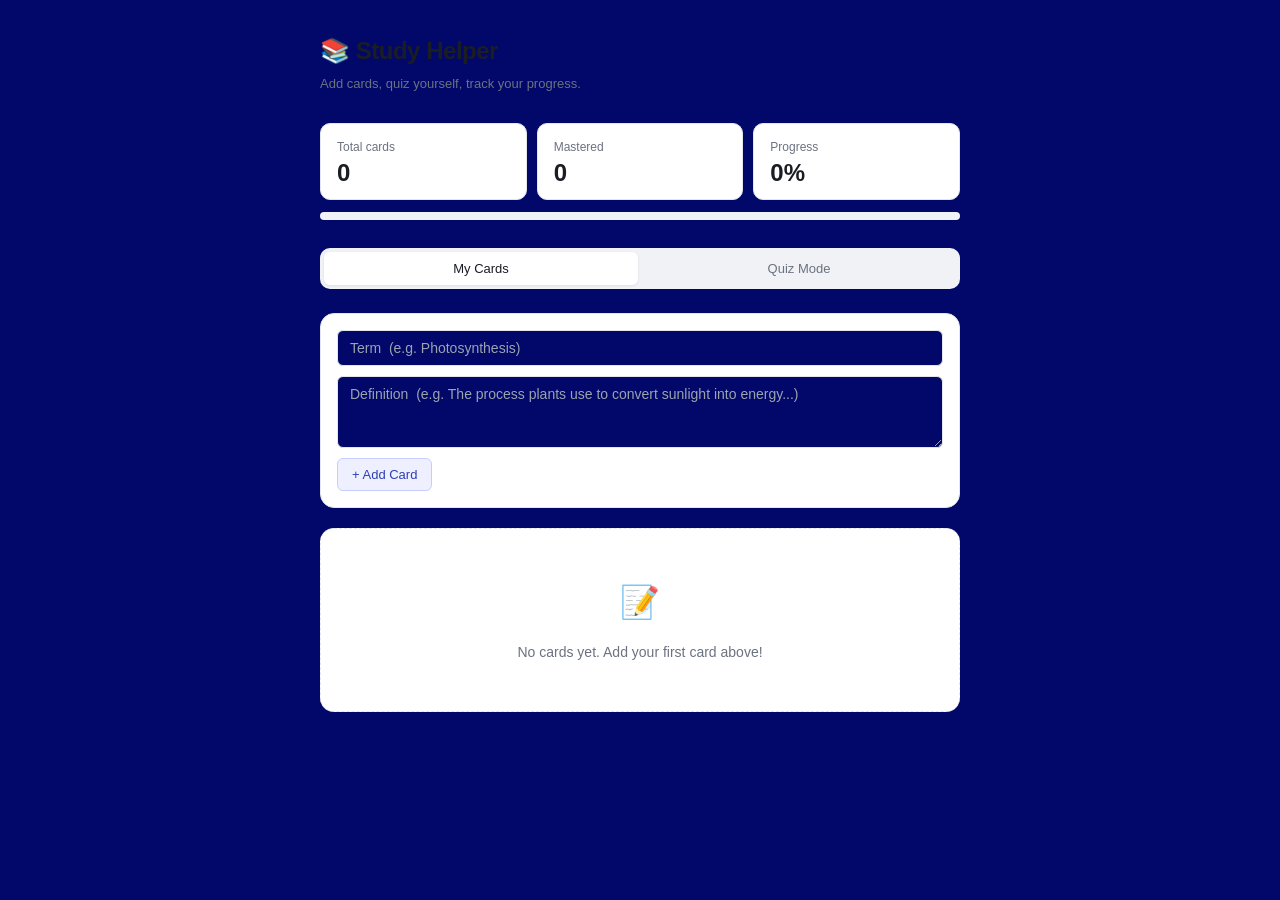
<file: TICKETS/TICKET-16/index.html>
<!-- @format -->

<!doctype html>
<html lang="en">
  <head>
    <meta charset="UTF-8" />
    <meta name="viewport" content="width=device-width, initial-scale=1.0" />
    <title>Study Helper — TICKET-16</title>
    <link rel="stylesheet" href="styles.css" />
  </head>
  <body>
    <div class="app">
      <div class="header">
        <h1>📚 Study Helper</h1>
        <p>Add cards, quiz yourself, track your progress.</p>
      </div>

      <div class="stats-row">
        <div class="stat">
          <div class="stat-label">Total cards</div>
          <div class="stat-value" id="stat-total">0</div>
        </div>
        <div class="stat">
          <div class="stat-label">Mastered</div>
          <div class="stat-value" id="stat-mastered">0</div>
        </div>
        <div class="stat">
          <div class="stat-label">Progress</div>
          <div class="stat-value" id="stat-pct">0%</div>
        </div>
      </div>

      <div class="progress-wrap">
        <div class="progress-fill" id="progress-fill" style="width: 0%"></div>
      </div>

      <div class="tabs">
        <button class="tab active" id="tab-cards" onclick="switchTab('cards')">
          My Cards
        </button>
        <button class="tab" id="tab-quiz" onclick="switchTab('quiz')">
          Quiz Mode
        </button>
      </div>

      <!-- CARDS PANEL -->
      <div class="panel active" id="panel-cards">
        <div class="add-form">
          <input
            id="input-term"
            type="text"
            placeholder="Term  (e.g. Photosynthesis)"
            maxlength="200" />
          <textarea
            id="input-def"
            placeholder="Definition  (e.g. The process plants use to convert sunlight into energy...)"></textarea>
          <div>
            <button class="btn btn-primary" onclick="addCard()">
              + Add Card
            </button>
          </div>
        </div>
        <div class="card-list" id="card-list"></div>
      </div>

      <!-- QUIZ PANEL -->
      <div class="panel" id="panel-quiz">
        <div id="quiz-content"></div>
      </div>
    </div>

    <script src="script.js"></script>
  </body>
</html>
</file>
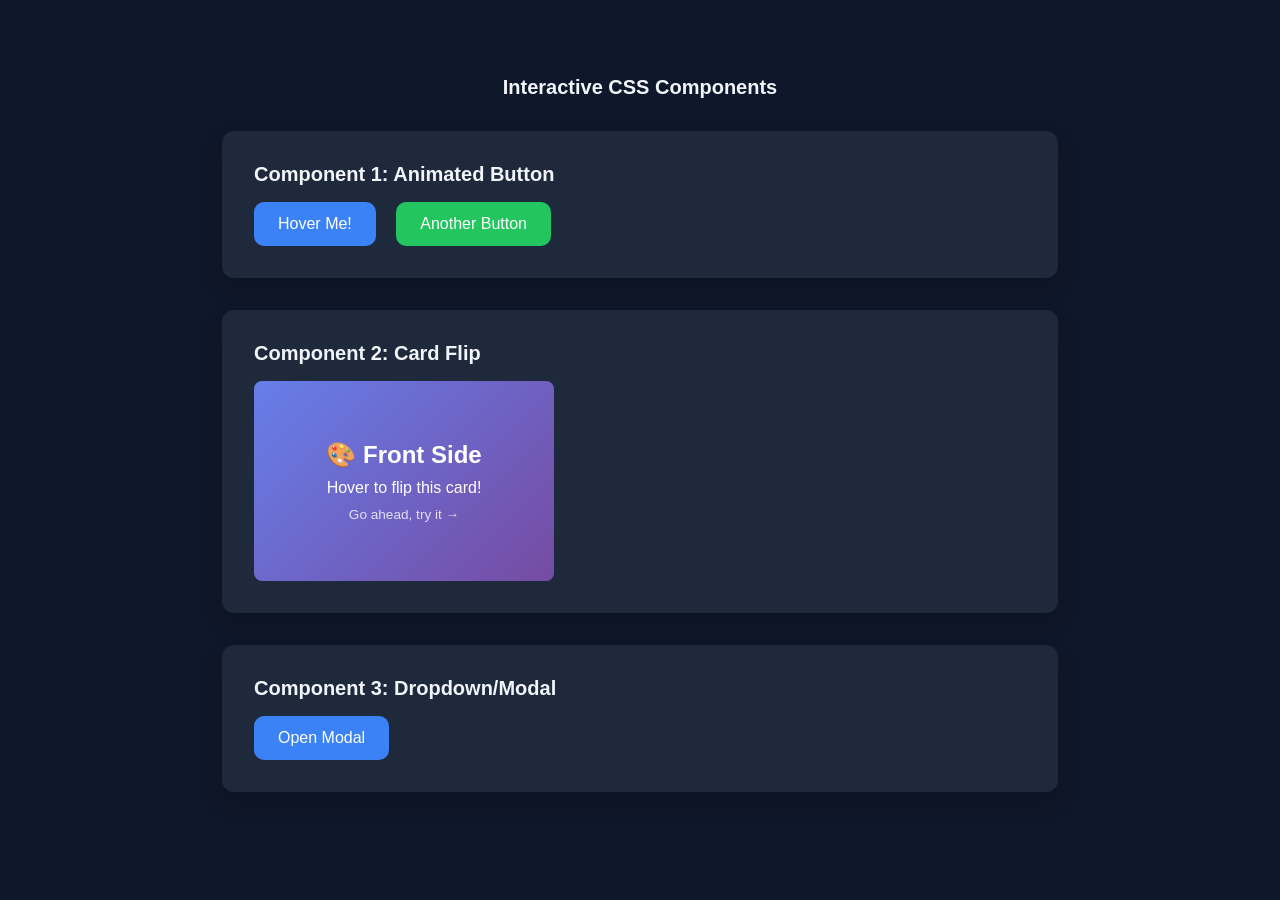
<file: LAB-13/starter-code.html>
<!DOCTYPE html>
<html lang="en">
<head>
  <meta charset="UTF-8">
  <meta name="viewport" content="width=device-width, initial-scale=1.0">
  <title>Lab 13 - Interactive Components</title>
  <link rel="stylesheet" href="starter-styles.css">
</head>
<body>
  <div class="container">
    <h1>Interactive CSS Components</h1>
    
    <!-- Component 1: Animated Button -->
    <section class="component">
      <h2>Component 1: Animated Button</h2>
      <button class="btn">Hover Me!</button>
      <button class="btn btn-secondary">Another Button</button>
    </section>
    
    <!-- Component 2: Card Flip -->
    <section class="component">
      <h2>Component 2: Card Flip</h2>
      <div class="flip-card">
        <div class="flip-card-inner">
          <div class="flip-card-front">
            <h3>🎨 Front Side</h3>
            <p>Hover to flip this card!</p>
            <p class="hint">Go ahead, try it →</p>
          </div>
          <div class="flip-card-back">
            <h3>🎨 Back Side</h3>
            <p>This is the back of the card!</p>
          </div>
        </div>

      </div>
    </section>
    
    <!-- Component 3: Dropdown or Modal -->
    <section class="component">
      <h2>Component 3: Dropdown/Modal</h2>
     <button class="btn btn-primary" onclick="openModal()">Open Modal</button>
      <div class="modal-overlay" id="modal">
        <div class="modal">
          <button class="modal-close" onclick="closeModal()">×</button>
          <h3>Modal Title</h3>
          <p>This modal uses fixed positioning, z-index layering, and a semi-transparent overlay. It slides in with a CSS animation!</p>
          <button class="btn btn-primary" onclick="closeModal()">Got it!</button>
        </div>
      </div>
    </section>
  </div>
  <script>
    function openModal() {
      document.getElementById('modal').classList.add('active');
    }
    
    function closeModal() {
      document.getElementById('modal').classList.remove('active');
    }
    
    // Close modal on overlay click
    document.getElementById('modal').addEventListener('click', function(e) {
      if (e.target === this) {
        closeModal();
      }
    });
    
    // Close modal on ESC key
    document.addEventListener('keydown', function(e) {
      if (e.key === 'Escape') {
        closeModal();
      }
    });
  </script>

  </script> <!-- If using modal -->
</body>
</html>
</file>
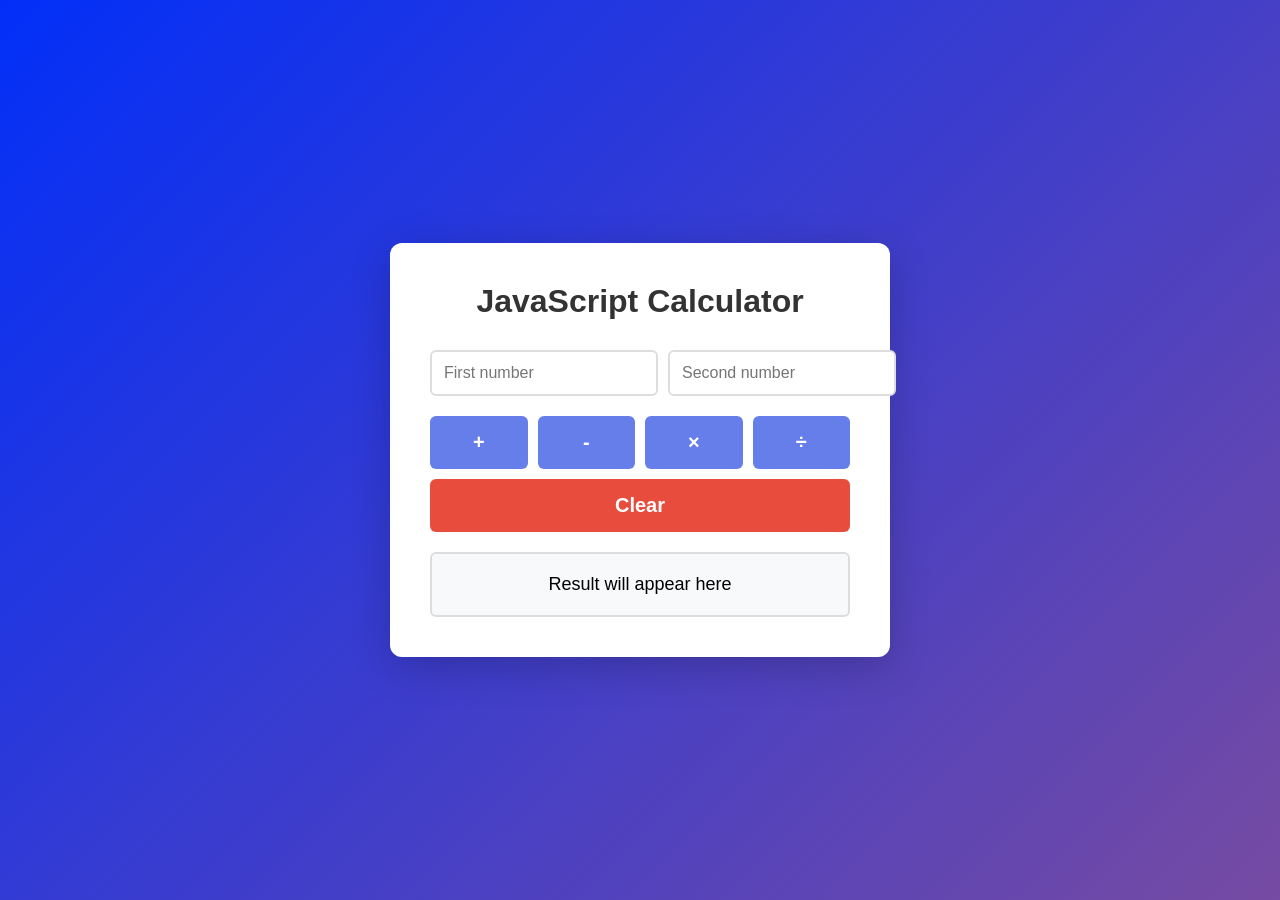
<file: LAB-14/starter-code.html>
<!-- @format -->

<!doctype html>
<html lang="en">
  <head>
    <meta charset="UTF-8" />
    <meta name="viewport" content="width=device-width, initial-scale=1.0" />
    <title>Lab 14 - JavaScript Calculator</title>
    <link rel="stylesheet" href="starter-styles.css" />
    <script src="starter-script.js"></script>
  </head>
  <body>
    <div class="calculator">
      <h1>JavaScript Calculator</h1>

      <div class="inputs">
        <input type="number" id="num1" placeholder="First number" />
        <input type="number" id="num2" placeholder="Second number" />
      </div>

      <div class="buttons">
        <button onclick="calculate('add')">+</button>
        <button onclick="calculate('subtract')">-</button>
        <button onclick="calculate('multiply')">×</button>
        <button onclick="calculate('divide')">÷</button>
        <button onclick="clearCalculator()" class="clear">Clear</button>
      </div>

      <div id="result" class="result">Result will appear here</div>
    </div>

    <script src="starter-script.js"></script>
  </body>
</html>
</file>
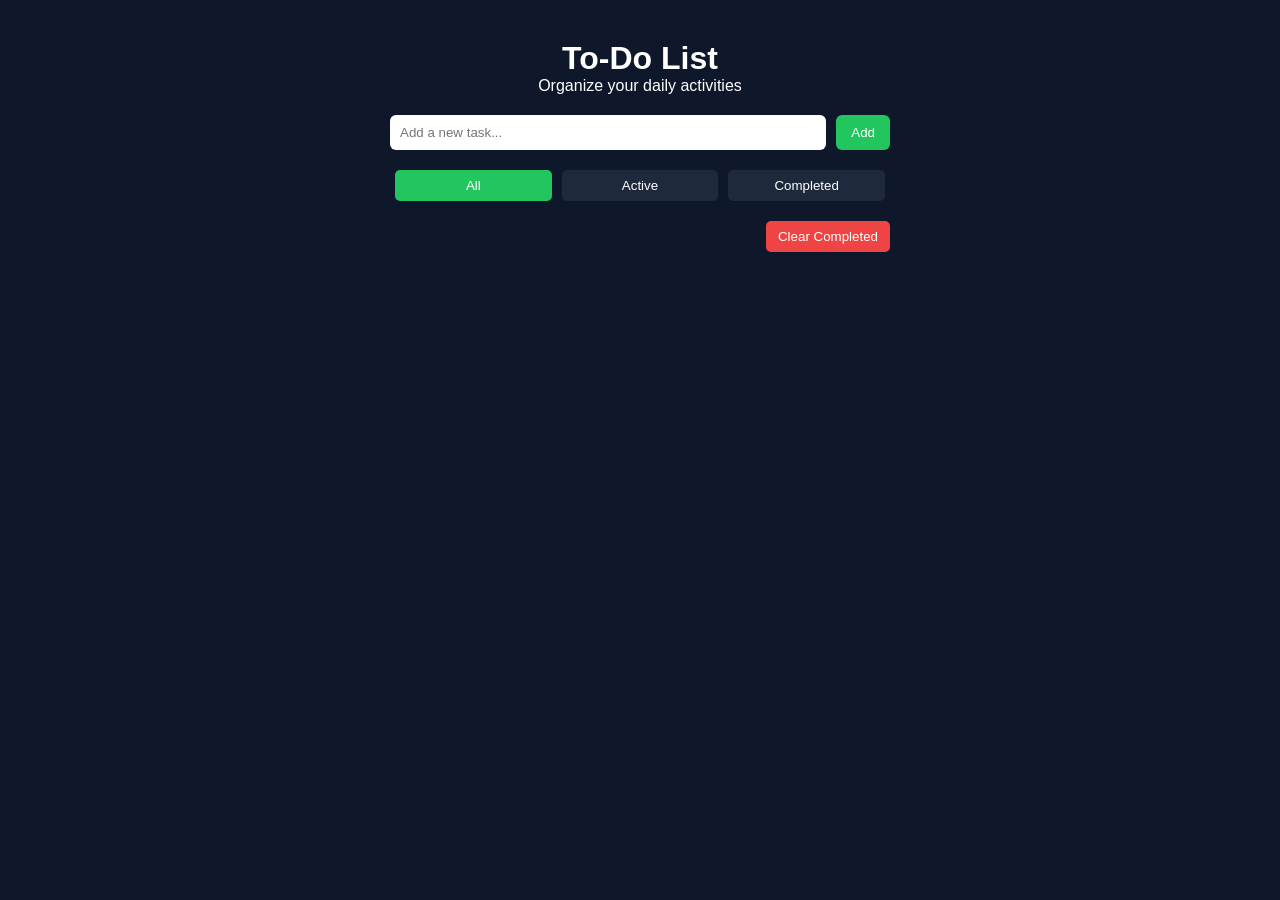
<file: LAB-15/starter-code.html>
<!-- @format -->

<!doctype html>
<html lang="en">
  <head>
    <meta charset="UTF-8" />
    <meta name="viewport" content="width=device-width, initial-scale=1.0" />
    <title>Todo List App</title>
    <link rel="stylesheet" href="starter-styles.css" />
    <script src="starter-script.js" defer></script>
  </head>

  <body>
    <header class="header">
      <h1>To-Do List</h1>
      <p>Organize your daily activities</p>
    </header>

    <main class="app">
      <!-- Add Task -->
      <section class="task-input">
        <input type="text" id="taskInput" placeholder="Add a new task..." />
        <button id="addTaskButton">Add</button>
      </section>

      <!-- Filters -->
      <section class="filters">
        <button data-filter="all" class="active">All</button>
        <button data-filter="active">Active</button>
        <button data-filter="completed">Completed</button>
      </section>

      <!-- Task List -->
      <ul id="taskList"></ul>

      <!-- Actions -->
      <section class="actions">
        <button id="clearCompleted">Clear Completed</button>
      </section>
    </main>
  </body>
</html>
</file>
<file: TICKETS/TICKET-16/styles.css>
/**
 * ================================================================
 *    STYLE.CSS — TICKET-16 Study Helper
 *    ================================================================
 *    TABLE OF CONTENTS
 *    1. CSS Variables (:root)
 *    2. Reset & Base
 *    3. Layout
 *    4. Header
 *    5. Stats Row & Progress Bar
 *    6. Tabs
 *    7. Add Form
 *    8. Buttons
 *    9. Card List
 *    10. Empty State
 *    11. Badge
 *    12. Quiz Mode
 *    ================================================================
 *
 * @format
 */

/* ================================================================
   1. CSS VARIABLES
   ================================================================ */
:root {
  /* Backgrounds */
  --bg: #010869;
  --surface: #ffffff;
  --surface-alt: #f0f2f5;

  /* Borders */
  --border: #e2e5ea;
  --border-focus: #4f63ff;

  /* Text */
  --text: #1a1d23;
  --text-muted: #6b7280;
  --text-hint: #9ca3af;

  /* Brand / Accent */
  --accent: #4f63ff;
  --accent-bg: #eef0ff;
  --accent-text: #2d3db5;
  --accent-border: #c7cdff;

  /* Success / Green */
  --green-bg: #dcfce7;
  --green-text: #14532d;
  --green-border: #a7f3d0;
  --green-bar: #16a34a;

  /* Danger / Red */
  --red-bg: #fee2e2;
  --red-text: #7f1d1d;
  --red-border: #fca5a5;

  /* Warning / Amber */
  --amber-bg: #fef3c7;
  --amber-text: #78350f;
  --amber-border: #fcd34d;

  /* Radius */
  --radius-sm: 6px;
  --radius-md: 10px;
  --radius-lg: 14px;
  --radius-full: 9999px;

  /* Shadows */
  --shadow-sm: 0 1px 3px rgba(0, 0, 0, 0.08);
  --shadow-md: 0 4px 12px rgba(0, 0, 0, 0.1);

  /* Transitions */
  --transition: 150ms ease;
}

/* ================================================================
   2. RESET & BASE
   ================================================================ */
*,
*::before,
*::after {
  box-sizing: border-box;
  margin: 0;
  padding: 0;
}

body {
  font-family: -apple-system, BlinkMacSystemFont, "Segoe UI", sans-serif;
  font-size: 15px;
  line-height: 1.6;
  color: var(--text);
  background: var(--bg);
  min-height: 100vh;
  padding: 2rem 1rem 4rem;
}

/* ================================================================
   3. LAYOUT
   ================================================================ */
.app {
  max-width: 640px;
  margin: 0 auto;
}

.panel {
  display: none;
}

.panel.active {
  display: block;
}

/* ================================================================
   4. HEADER
   ================================================================ */
.header {
  margin-bottom: 1.75rem;
}

.header h1 {
  font-size: 1.5rem;
  font-weight: 700;
  letter-spacing: -0.02em;
  color: var(--text);
  margin-bottom: 4px;
}

.header p {
  font-size: 13px;
  color: var(--text-muted);
}

/* ================================================================
   5. STATS ROW & PROGRESS BAR
   ================================================================ */
.stats-row {
  display: grid;
  grid-template-columns: repeat(3, minmax(0, 1fr));
  gap: 10px;
  margin-bottom: 12px;
}

.stat {
  background: var(--surface);
  border: 1px solid var(--border);
  border-radius: var(--radius-md);
  padding: 14px 16px;
}

.stat-label {
  font-size: 12px;
  color: var(--text-muted);
  margin-bottom: 4px;
}

.stat-value {
  font-size: 24px;
  font-weight: 700;
  color: var(--text);
  line-height: 1;
}

.progress-wrap {
  background: var(--surface-alt);
  border-radius: var(--radius-full);
  height: 8px;
  overflow: hidden;
  margin-bottom: 1.75rem;
}

.progress-fill {
  height: 100%;
  background: var(--green-bar);
  border-radius: var(--radius-full);
  transition: width 400ms ease;
  min-width: 0;
}

/* ================================================================
   6. TABS
   ================================================================ */
.tabs {
  display: flex;
  gap: 4px;
  background: var(--surface-alt);
  border-radius: var(--radius-md);
  padding: 4px;
  margin-bottom: 1.5rem;
}

.tab {
  flex: 1;
  padding: 9px;
  border: none;
  border-radius: var(--radius-sm);
  background: transparent;
  font-size: 13px;
  font-weight: 500;
  color: var(--text-muted);
  cursor: pointer;
  transition: all var(--transition);
}

.tab.active {
  background: var(--surface);
  color: var(--text);
  box-shadow: var(--shadow-sm);
}

/* ================================================================
   7. ADD FORM
   ================================================================ */
.add-form {
  background: var(--surface);
  border: 1px solid var(--border);
  border-radius: var(--radius-lg);
  padding: 1rem;
  margin-bottom: 1.25rem;
  display: flex;
  flex-direction: column;
  gap: 10px;
}

.add-form input,
.add-form textarea {
  width: 100%;
  padding: 9px 12px;
  border: 1px solid var(--border);
  border-radius: var(--radius-sm);
  background: var(--bg);
  color: var(--text);
  font-size: 14px;
  font-family: inherit;
  outline: none;
  resize: vertical;
  transition: border-color var(--transition);
}

.add-form input:focus,
.add-form textarea:focus {
  border-color: var(--border-focus);
}

.add-form textarea {
  min-height: 72px;
}

.add-form input::placeholder,
.add-form textarea::placeholder {
  color: var(--text-hint);
}

/* ================================================================
   8. BUTTONS
   ================================================================ */
.btn {
  display: inline-flex;
  align-items: center;
  justify-content: center;
  gap: 6px;
  padding: 8px 14px;
  border-radius: var(--radius-sm);
  border: 1px solid var(--border);
  background: var(--surface);
  color: var(--text);
  font-size: 13px;
  font-weight: 500;
  font-family: inherit;
  cursor: pointer;
  transition: all var(--transition);
  white-space: nowrap;
}

.btn:hover {
  background: var(--surface-alt);
}
.btn:active {
  transform: scale(0.97);
}

/* Accent / Primary */
.btn-primary {
  background: var(--accent-bg);
  color: var(--accent-text);
  border-color: var(--accent-border);
}
.btn-primary:hover {
  background: #dde0ff;
}

/* Success / Green */
.btn-success {
  background: var(--green-bg);
  color: var(--green-text);
  border-color: var(--green-border);
}
.btn-success:hover {
  background: #bbf7d0;
}

/* Danger / Red */
.btn-danger {
  background: var(--red-bg);
  color: var(--red-text);
  border-color: var(--red-border);
}
.btn-danger:hover {
  background: #fecaca;
}

/* Warning / Amber */
.btn-warn {
  background: var(--amber-bg);
  color: var(--amber-text);
  border-color: var(--amber-border);
}
.btn-warn:hover {
  background: #fde68a;
}

/* ================================================================
   9. CARD LIST
   ================================================================ */
.card-list {
  display: flex;
  flex-direction: column;
  gap: 8px;
}

.card-item {
  background: var(--surface);
  border: 1px solid var(--border);
  border-radius: var(--radius-lg);
  padding: 14px 16px;
  display: flex;
  align-items: flex-start;
  gap: 12px;
  transition: border-color 200ms;
}

.card-item.mastered {
  border-color: var(--green-border);
  background: #f0fdf4;
}

.card-body {
  flex: 1;
  min-width: 0;
}

.card-term {
  font-size: 14px;
  font-weight: 600;
  margin-bottom: 4px;
  display: flex;
  align-items: center;
  gap: 8px;
  flex-wrap: wrap;
}

.card-def {
  font-size: 13px;
  color: var(--text-muted);
  line-height: 1.5;
}

.card-meta {
  font-size: 11px;
  color: var(--text-hint);
  margin-top: 6px;
}

.card-actions {
  display: flex;
  flex-direction: column;
  gap: 6px;
  flex-shrink: 0;
}

/* ================================================================
   10. EMPTY STATE
   ================================================================ */
.empty {
  text-align: center;
  padding: 3rem 1rem;
  color: var(--text-muted);
  font-size: 14px;
  background: var(--surface);
  border: 1px dashed var(--border);
  border-radius: var(--radius-lg);
}

.empty-icon {
  font-size: 32px;
  margin-bottom: 12px;
}

/* ================================================================
   11. BADGE
   ================================================================ */
.badge {
  display: inline-block;
  font-size: 11px;
  font-weight: 500;
  padding: 2px 8px;
  border-radius: var(--radius-full);
  background: var(--green-bg);
  color: var(--green-text);
  border: 1px solid var(--green-border);
}

/* ================================================================
   12. QUIZ MODE
   ================================================================ */
.quiz-card {
  background: var(--surface);
  border: 1px solid var(--border);
  border-radius: var(--radius-lg);
  padding: 2.5rem 2rem;
  text-align: center;
  margin-bottom: 1rem;
  box-shadow: var(--shadow-md);
}

.quiz-counter {
  font-size: 12px;
  color: var(--text-hint);
  margin-bottom: 1.25rem;
}

.quiz-term {
  font-size: 1.35rem;
  font-weight: 700;
  line-height: 1.3;
  letter-spacing: -0.01em;
  margin-bottom: 8px;
}

.quiz-review {
  font-size: 12px;
  color: var(--text-hint);
}

.quiz-answer {
  margin-top: 1.5rem;
  padding-top: 1.5rem;
  border-top: 1px solid var(--border);
  font-size: 15px;
  color: var(--text-muted);
  line-height: 1.6;
}

.quiz-actions {
  display: flex;
  gap: 8px;
  justify-content: center;
  flex-wrap: wrap;
}

.quiz-actions .btn {
  padding: 10px 20px;
  font-size: 14px;
}

.quiz-complete,
.quiz-no-cards {
  text-align: center;
  padding: 3rem 1rem;
  background: var(--surface);
  border: 1px solid var(--border);
  border-radius: var(--radius-lg);
}

.quiz-complete-icon {
  width: 56px;
  height: 56px;
  background: var(--green-bg);
  border-radius: 50%;
  display: flex;
  align-items: center;
  justify-content: center;
  margin: 0 auto 1rem;
  font-size: 26px;
}

.quiz-complete h2 {
  font-size: 1.25rem;
  font-weight: 700;
  margin-bottom: 8px;
}

.quiz-complete p,
.quiz-no-cards p {
  font-size: 14px;
  color: var(--text-muted);
  margin-bottom: 1.5rem;
}
</file>
<file: LAB-13/starter-styles.css>
/**
 * Reset
 *
 * @format
 */

/* * {
  margin: 0;
  padding: 0;
  box-sizing: border-box;
}

body {
  font-family: Arial, sans-serif;
  background: #f4f4f4;
  padding: 20px;
  line-height: 1.6;
}

.container {
  max-width: 800px;
  margin: 0 auto;
  background: white;
  padding: 40px;
  border-radius: 8px;
  box-shadow: 0 2px 10px rgba(0, 0, 0, 0.1);
}

h1 {
  text-align: center;
  color: #333;
  margin-bottom: 40px;
}

.component {
  margin: 40px 0;
  padding: 30px;
  background: #ecf0f1;
  border-radius: 8px;
  display: flex;
  flex-direction: column;
  gap: 15px;
}

.component h2 {
  margin-bottom: 20px;
  color: #2c3e50;
} */

/* TODO: Add component styles below */

/* Component 1: Animated Button */

/* RESET */
*,
*::before,
*::after {
  margin: 0;
  padding: 0;
  box-sizing: border-box;
}

/* ROOT VARIABLES */
:root {
  --bg-color: #0f172a;
  --card-bg: #1e293b;
  --primary: #3b82f6;
  --secondary: #22c55e;
  --text-color: #f1f5f9;
  --muted: #94a3b8;

  --radius: 12px;
  --transition: 0.3s ease;
}

/* BODY */
body {
  font-family: "Segoe UI", sans-serif;
  background: var(--bg-color);
  color: var(--text-color);
  display: flex;
  justify-content: center;
  align-items: center;
  min-height: 100vh;
}

/* CONTAINER */
.container {
  width: 90%;
  max-width: 900px;
  padding: 2rem;
}

/* HEADINGS */
h1 {
  text-align: center;
  margin-bottom: 2rem;
  font-size: 20px;
}

h2 {
  margin-bottom: 1rem;
  font-size: 20px;
}

/* COMPONENT CARD */
.component {
  background: var(--card-bg);
  padding: 2rem;
  border-radius: var(--radius);
  margin-bottom: 2rem;
  box-shadow: 0 10px 25px rgba(0, 0, 0, 0.2);
}

/* BUTTON BASE */
.btn {
  padding: 0.8rem 1.5rem;
  border: none;
  border-radius: 10px;
  background: var(--primary);
  color: white;
  font-size: 1rem;
  cursor: pointer;
  transition: var(--transition);
  margin-right: 1rem;
  position: relative;
  overflow: hidden;
}

/* HOVER EFFECT */
.btn:hover {
  transform: translateY(-3px);
  box-shadow: 0 10px 20px rgba(59, 130, 246, 0.4);
}

/* CLICK EFFECT */
.btn:active {
  transform: scale(0.95);
}

/* RIPPLE EFFECT */
.btn::after {
  content: "";
  position: absolute;
  width: 0;
  height: 0;
  background: rgba(255, 255, 255, 0.3);
  border-radius: 50%;
  top: 50%;
  left: 50%;
  transform: translate(-50%, -50%);
  transition:
    width 0.4s ease,
    height 0.4s ease;
}

.btn:hover::after {
  width: 200%;
  height: 200%;
}

/* SECONDARY BUTTON */
.btn-secondary {
  background: var(--secondary);
}

.btn-secondary:hover {
  box-shadow: 0 10px 20px rgba(34, 197, 94, 0.4);
}

/* Component 2: Card Flip */

.flip-card {
  width: 300px;
  height: 200px;
  perspective: 1000px;
  cursor: pointer;
}

.flip-card-inner {
  position: relative;
  width: 100%;
  height: 100%;
  transition: transform 0.6s ease;
  transform-style: preserve-3d;
}

.flip-card:hover .flip-card-inner {
  transform: rotateY(180deg);
}

.flip-card-front,
.flip-card-back {
  position: absolute;
  width: 100%;
  height: 100%;
  backface-visibility: hidden;
  border-radius: 8px;
  display: flex;
  flex-direction: column;
  justify-content: center;
  align-items: center;
  text-align: center;
  padding: 20px;
}

.flip-card-front {
  background: linear-gradient(135deg, #667eea, #764ba2);
  color: white;
}

.flip-card-front h3 {
  font-size: 1.5rem;
  margin-bottom: 10px;
}

.flip-card-front .hint {
  font-size: 0.85rem;
  opacity: 0.8;
  margin-top: 10px;
}

.flip-card-back {
  background: linear-gradient(135deg, #2ecc71, #27ae60);
  color: white;
  transform: rotateY(180deg);
}

.flip-card-back h3 {
  font-size: 1.3rem;
  margin-bottom: 10px;
}

/* Component 3: Dropdown/Modal */

.modal-overlay {
  position: fixed;
  top: 0;
  left: 0;
  width: 100%;
  height: 100%;
  background: rgba(0, 0, 0, 0.6);
  display: none;
  justify-content: center;
  align-items: center;
  z-index: 1000;
}

.modal-overlay.active {
  display: flex;
}

.modal {
  background: white;
  padding: 30px;
  border-radius: 12px;
  max-width: 450px;
  width: 90%;
  position: relative;
  animation: slideDown 0.4s ease;
  box-shadow: 0 10px 40px rgba(0, 0, 0, 0.3);
}

@keyframes slideDown {
  from {
    opacity: 0;
    transform: translateY(-40px);
  }
  to {
    opacity: 1;
    transform: translateY(0);
  }
}

.modal h3 {
  color: #333;
  margin-bottom: 15px;
  font-size: 1.3rem;
}

.modal p {
  color: #666;
  margin-bottom: 20px;
  line-height: 1.6;
}

.modal-close {
  position: absolute;
  top: 12px;
  right: 15px;
  background: none;
  border: none;
  font-size: 24px;
  cursor: pointer;
  color: #999;
  width: auto;
  padding: 0;
  transition: color 0.2s;
}

.modal-close:hover {
  color: #333;
  transform: none;
  box-shadow: none;
}
</file>
<file: LAB-14/starter-styles.css>
/** @format */

* {
  margin: 0;
  padding: 0;
  box-sizing: border-box;
}

body {
  font-family: Arial, sans-serif;
  background: linear-gradient(135deg, #022ff8 0%, #764ba2 100%);
  min-height: 100vh;
  display: flex;
  justify-content: center;
  align-items: center;
  padding: 20px;
}

.calculator {
  background: white;
  padding: 40px;
  border-radius: 12px;
  box-shadow: 0 10px 40px rgba(0, 0, 0, 0.2);
  max-width: 500px;
  width: 50%;
}

h1 {
  text-align: center;
  color: #333;
  margin-bottom: 30px;
}

.inputs {
  display: flex;
  gap: 10px;
  margin-bottom: 20px;
}

input[type="number"] {
  flex: 1;
  padding: 12px;
  font-size: 16px;
  border: 2px solid #ddd;
  border-radius: 6px;
}

input[type="number"]:focus {
  outline: none;
  border-color: #0431fa;
}

.buttons {
  display: grid;
  grid-template-columns: repeat(4, 1fr);
  gap: 10px;
  margin-bottom: 20px;
}

button {
  padding: 15px;
  font-size: 20px;
  font-weight: bold;
  background: #667eea;
  color: white;
  border: none;
  border-radius: 6px;
  cursor: pointer;
  transition: all 0.3s;
}

button:hover {
  background: #5568d3;
  transform: translateY(-2px);
}

button:active {
  transform: translateY(0);
}

button.clear {
  grid-column: span 4;
  background: #e74c3c;
}

button.clear:hover {
  background: #c0392b;
}

.result {
  background: #f8f9fa;
  padding: 20px;
  border-radius: 6px;
  text-align: center;
  font-size: 18px;
  min-height: 60px;
  display: flex;
  align-items: center;
  justify-content: center;
  border: 2px solid #ddd;
}
</file>
<file: LAB-15/starter-styles.css>
/** @format */

* {
  margin: 0;
  padding: 0;
  box-sizing: border-box;
  font-family: sans-serif;
}

body {
  background: #0f172a;
  color: #fff;
  display: flex;
  justify-content: center;
  flex-direction: column;
  align-items: center;
  padding: 40px;
}

.app {
  width: 100%;
  max-width: 500px;
}

.header {
  text-align: center;
  margin-bottom: 20px;
}

.task-input {
  display: flex;
  gap: 10px;
  margin-bottom: 20px;
}

.task-input input {
  flex: 1;
  padding: 10px;
  border: none;
  border-radius: 6px;
}

.task-input button {
  padding: 10px 15px;
  border: none;
  background: #22c55e;
  color: white;
  border-radius: 6px;
  cursor: pointer;
}

.filters {
  display: flex;
  justify-content: space-between;
  margin-bottom: 20px;
}

.filters button {
  flex: 1;
  margin: 0 5px;
  padding: 8px;
  border: none;
  cursor: pointer;
  background: #1e293b;
  color: white;
  border-radius: 5px;
}

.filters .active {
  background: #22c55e;
}

#taskList {
  list-style: none;
}

li {
  background: #1e293b;
  padding: 10px;
  margin-bottom: 10px;
  border-radius: 6px;
  display: flex;
  align-items: center;
  justify-content: space-between;
}

li.completed span {
  text-decoration: line-through;
  opacity: 0.6;
}

.task-left {
  display: flex;
  align-items: center;
  gap: 10px;
}

.actions {
  margin-top: 20px;
  text-align: right;
}

.actions button {
  padding: 8px 12px;
  background: #ef4444;
  border: none;
  color: white;
  border-radius: 5px;
  cursor: pointer;
}
</file>
